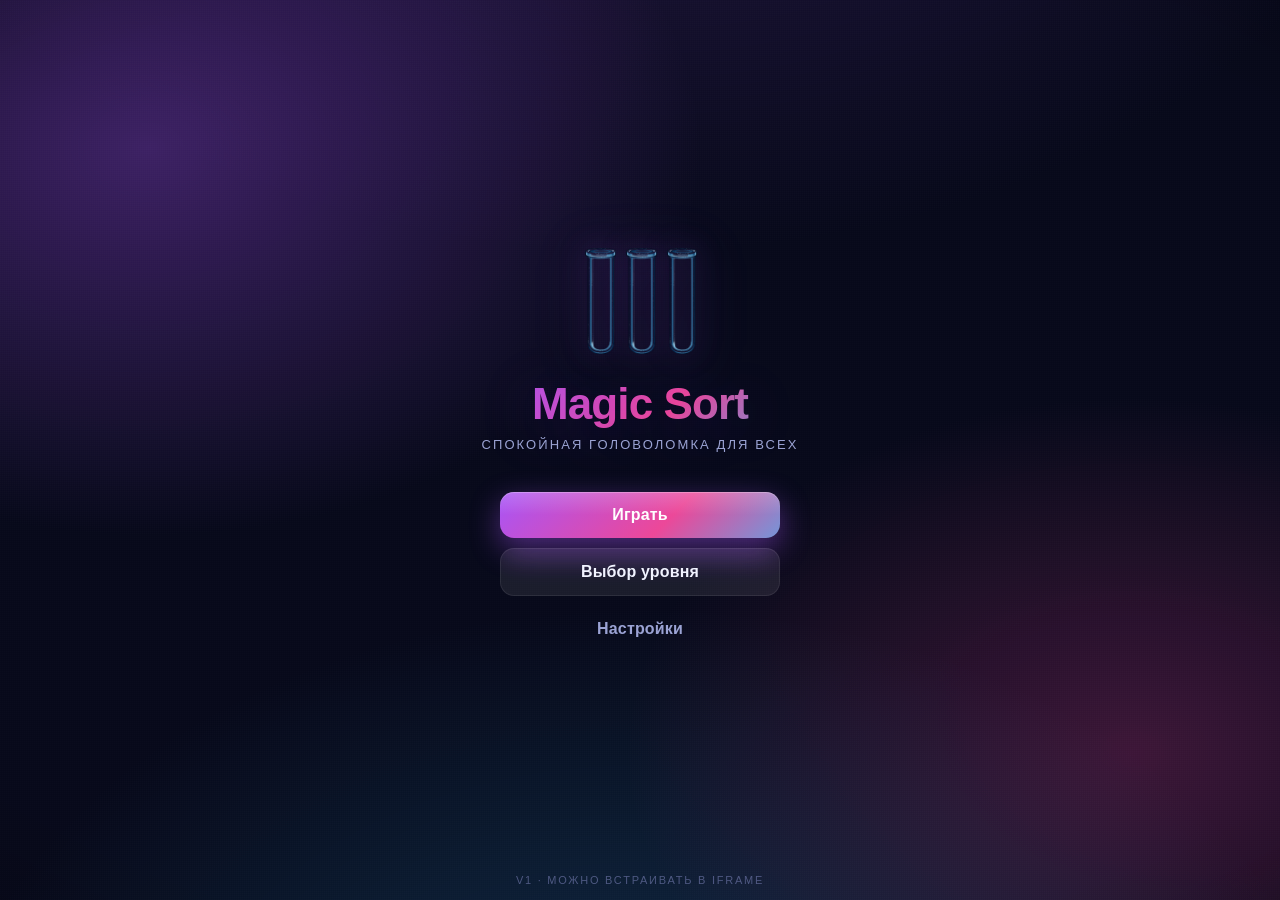
<file: index.html>
<!doctype html>
<html lang="ru">
<head>
  <meta charset="utf-8" />
  <meta
    name="viewport"
    content="width=device-width, initial-scale=1, viewport-fit=cover, user-scalable=no"
  />
  <meta name="theme-color" content="#0e1330" />
  <meta name="description" content="Magic Sort — головоломка с сортировкой цветов по колбам. Веб, для встраивания в iframe." />
  <title>Magic Sort — головоломка с сортировкой</title>
  <link rel="icon" href="data:image/svg+xml,%3Csvg xmlns='http://www.w3.org/2000/svg' viewBox='0 0 32 32'%3E%3Cdefs%3E%3ClinearGradient id='g' x1='0' x2='1' y1='0' y2='1'%3E%3Cstop offset='0' stop-color='%23a855f7'/%3E%3Cstop offset='1' stop-color='%23ec4899'/%3E%3C/linearGradient%3E%3C/defs%3E%3Crect rx='8' width='32' height='32' fill='url(%23g)'/%3E%3Cpath d='M9 8h4v16H9zM15 14h4v10h-4zM21 4h4v20h-4z' fill='%23fff'/%3E%3C/svg%3E" />
  <link rel="preload" as="image" href="assets/tube.png" />
  <link rel="stylesheet" href="styles.css" />
</head>
<body>
  <div id="app" class="app">
    <!-- Background decoration -->
    <div class="bg-grid" aria-hidden="true"></div>

    <!-- Top bar (visible inside game) -->
    <header class="topbar" data-screen-show="game">
      <button class="btn btn-icon" data-action="back" aria-label="Назад">
        <svg viewBox="0 0 24 24" width="22" height="22"><path fill="currentColor" d="M14 6l-6 6 6 6 1.4-1.4L10.8 12l4.6-4.6z"/></svg>
      </button>
      <div class="topbar-info">
        <div class="info-block">
          <span class="info-label">Уровень</span>
          <span id="level-num" class="info-value">1</span>
        </div>
        <div class="info-block">
          <span class="info-label">Ходы</span>
          <span id="moves" class="info-value">0</span>
          <span id="move-limit" class="info-sub"></span>
        </div>
      </div>
      <div class="topbar-actions">
        <button class="btn btn-icon" data-action="undo" aria-label="Отменить ход">
          <svg viewBox="0 0 24 24" width="22" height="22"><path fill="currentColor" d="M12 5V1L7 6l5 5V7c3.31 0 6 2.69 6 6s-2.69 6-6 6-6-2.69-6-6H4c0 4.42 3.58 8 8 8s8-3.58 8-8-3.58-8-8-8z"/></svg>
        </button>
        <button class="btn btn-icon" data-action="hint" aria-label="Подсказка">
          <svg viewBox="0 0 24 24" width="22" height="22"><path fill="currentColor" d="M9 21h6v-1H9v1zm3-19a7 7 0 0 0-4 12.7V18h8v-3.3A7 7 0 0 0 12 2z"/></svg>
        </button>
        <button class="btn btn-icon" data-action="restart" aria-label="Перезапуск">
          <svg viewBox="0 0 24 24" width="22" height="22"><path fill="currentColor" d="M17.65 6.35A8 8 0 1 0 19.73 14H17.7A6 6 0 1 1 12 6a6 6 0 0 1 4.22 1.78L13 11h7V4l-2.35 2.35z"/></svg>
        </button>
      </div>
    </header>

    <!-- MENU -->
    <section class="screen screen-menu" data-screen="menu">
      <div class="logo">
        <div class="logo-tubes" aria-hidden="true">
          <span class="logo-tube"><i style="--c:var(--c1)"></i><i style="--c:var(--c2)"></i><i style="--c:var(--c1)"></i></span>
          <span class="logo-tube"><i style="--c:var(--c3)"></i><i style="--c:var(--c4)"></i></span>
          <span class="logo-tube"><i style="--c:var(--c2)"></i></span>
        </div>
        <h1 class="logo-title">Magic Sort</h1>
        <p class="logo-sub">Спокойная головоломка для всех</p>
      </div>
      <div class="menu-actions">
        <button class="btn btn-primary" data-action="play">Играть</button>
        <button class="btn btn-secondary" data-action="levels">Выбор уровня</button>
        <button class="btn btn-ghost" data-action="settings">Настройки</button>
      </div>
      <footer class="footer-note">v1 · можно встраивать в iframe</footer>
    </section>

    <!-- LEVEL SELECT -->
    <section class="screen screen-levels" data-screen="levels" hidden>
      <div class="screen-header">
        <button class="btn btn-icon" data-action="back-to-menu" aria-label="Назад">
          <svg viewBox="0 0 24 24" width="22" height="22"><path fill="currentColor" d="M14 6l-6 6 6 6 1.4-1.4L10.8 12l4.6-4.6z"/></svg>
        </button>
        <h2>Выбор уровня</h2>
        <div></div>
      </div>
      <div id="levels-grid" class="levels-grid"></div>
    </section>

    <!-- GAME -->
    <section class="screen screen-game" data-screen="game" hidden>
      <div id="tubes" class="tubes"></div>
    </section>

    <!-- CONFETTI -->
    <div id="confetti" class="confetti" aria-hidden="true"></div>

    <!-- SETTINGS -->
    <section class="screen screen-settings" data-screen="settings" hidden>
      <div class="screen-header">
        <button class="btn btn-icon" data-action="back-to-menu" aria-label="Назад">
          <svg viewBox="0 0 24 24" width="22" height="22"><path fill="currentColor" d="M14 6l-6 6 6 6 1.4-1.4L10.8 12l4.6-4.6z"/></svg>
        </button>
        <h2>Настройки</h2>
        <div></div>
      </div>
      <div class="settings-list">
        <label class="setting-row">
          <span>Звук</span>
          <input type="checkbox" id="setting-sound" />
        </label>
        <label class="setting-row">
          <span>Вибрация (на мобильных)</span>
          <input type="checkbox" id="setting-vibrate" />
        </label>
        <label class="setting-row">
          <span>Тёмная тема</span>
          <input type="checkbox" id="setting-dark" checked />
        </label>
        <button class="btn btn-ghost btn-danger" data-action="reset-progress">Сбросить прогресс</button>
      </div>
    </section>

    <!-- WIN MODAL -->
    <div class="modal" data-modal="win" hidden>
      <div class="modal-card">
        <div class="modal-emoji">✨</div>
        <h3 class="modal-title">Уровень пройден!</h3>
        <div class="stars" id="win-stars">
          <span class="star"></span><span class="star"></span><span class="star"></span>
        </div>
        <div class="modal-stats">
          <div><span class="info-label">Ходы</span><span id="win-moves">0</span></div>
          <div><span class="info-label">Уровень</span><span id="win-level">1</span></div>
        </div>
        <div class="modal-actions">
          <button class="btn btn-secondary" data-action="back-to-menu">Меню</button>
          <button class="btn btn-primary" data-action="next-level">Следующий</button>
        </div>
      </div>
    </div>

    <!-- LOSE MODAL -->
    <div class="modal" data-modal="lose" hidden>
      <div class="modal-card">
        <div class="modal-emoji">⏳</div>
        <h3 class="modal-title">Ходы кончились</h3>
        <p class="modal-text">Не получилось собрать всё за лимит ходов. Попробуй ещё раз.</p>
        <div class="modal-actions">
          <button class="btn btn-secondary" data-action="back-to-menu">Меню</button>
          <button class="btn btn-primary" data-action="restart">Заново</button>
        </div>
      </div>
    </div>

    <!-- TOAST -->
    <div id="toast" class="toast" hidden></div>
  </div>

  <script src="js/storage.js"></script>
  <script src="js/levels.js"></script>
  <script src="js/state.js"></script>
  <script src="js/integration.js"></script>
  <script src="js/ui.js"></script>
  <script src="js/input.js"></script>
  <script src="js/main.js"></script>
</body>
</html>
</file>
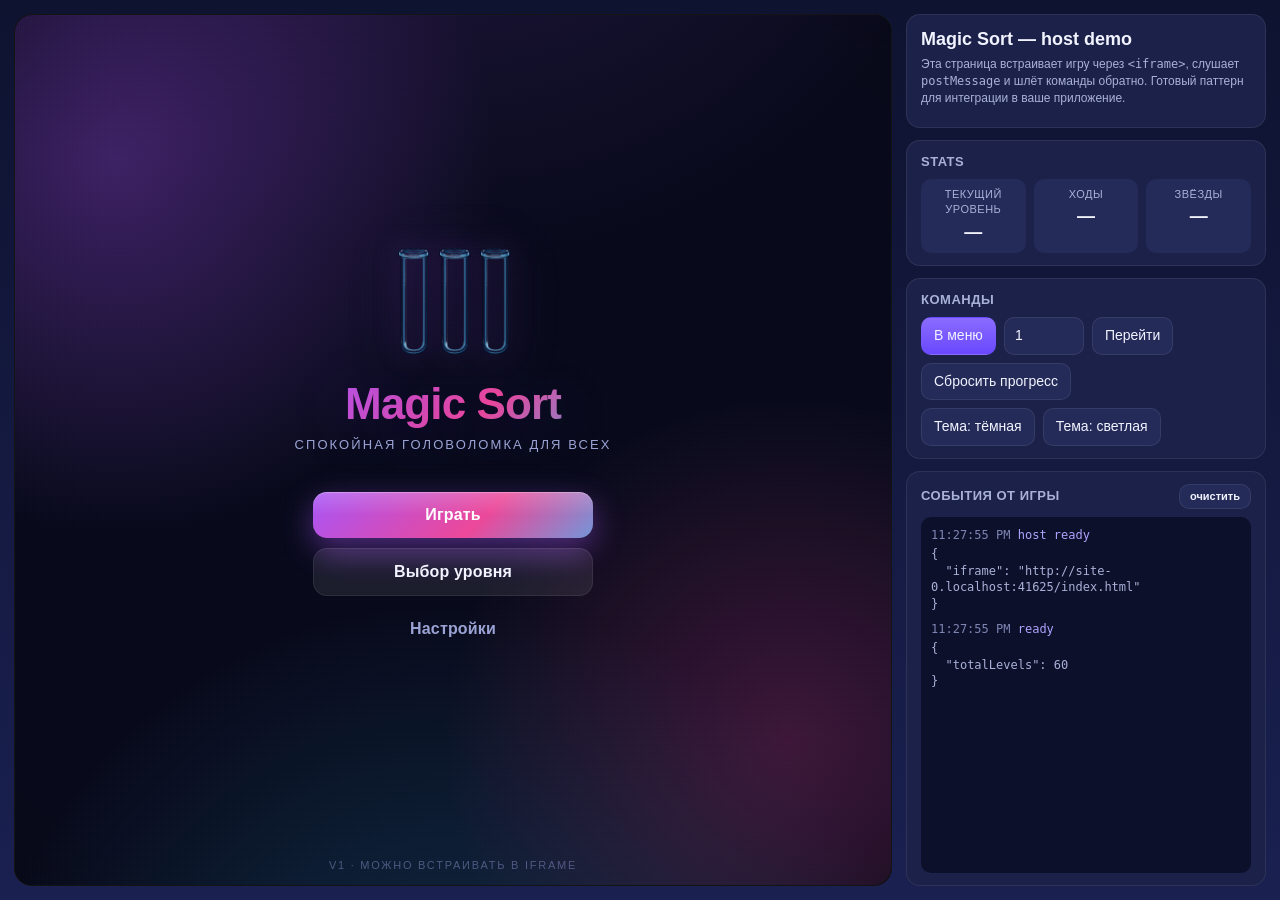
<file: demo-host.html>
<!doctype html>
<html lang="ru">
<head>
  <meta charset="utf-8" />
  <meta name="viewport" content="width=device-width, initial-scale=1" />
  <title>Magic Sort — пример встраивания</title>
  <style>
    :root {
      --bg: #0f1430;
      --panel: #1b2148;
      --panel-2: #242b58;
      --line: rgba(255, 255, 255, 0.08);
      --text: #f1f3ff;
      --dim: #aab1d8;
      --accent: #7c5cff;
      --good: #4ad991;
      --bad: #ff6373;
    }
    * { box-sizing: border-box; }
    html, body { margin: 0; height: 100%; }
    body {
      font: 14px/1.4 -apple-system, BlinkMacSystemFont, "Inter", "Segoe UI",
        Roboto, sans-serif;
      color: var(--text);
      background: linear-gradient(180deg, #0e1330, #1a2050);
      display: grid;
      grid-template-columns: minmax(0, 1fr) 360px;
      grid-template-rows: 1fr;
      gap: 14px;
      padding: 14px;
    }
    .game-wrap {
      background: #000;
      border-radius: 18px;
      overflow: hidden;
      border: 1px solid var(--line);
      min-height: 540px;
    }
    iframe {
      display: block;
      width: 100%;
      height: 100%;
      border: 0;
    }
    .side {
      display: flex;
      flex-direction: column;
      gap: 12px;
      min-height: 0;
    }
    .panel {
      background: var(--panel);
      border: 1px solid var(--line);
      border-radius: 14px;
      padding: 12px 14px;
    }
    .panel h3 {
      margin: 0 0 8px;
      font-size: 13px;
      font-weight: 600;
      color: var(--dim);
      letter-spacing: 0.5px;
      text-transform: uppercase;
    }
    .row {
      display: flex;
      gap: 8px;
      flex-wrap: wrap;
      align-items: center;
    }
    button, input {
      font: inherit;
      color: var(--text);
    }
    button {
      background: var(--panel-2);
      border: 1px solid var(--line);
      padding: 8px 12px;
      border-radius: 10px;
      cursor: pointer;
      transition: background 0.15s ease;
    }
    button:hover { background: #2c3470; }
    button.primary {
      background: linear-gradient(180deg, #8a6cff, #6a48ff);
      border-color: transparent;
    }
    input[type="number"] {
      background: var(--panel-2);
      border: 1px solid var(--line);
      border-radius: 10px;
      padding: 8px 10px;
      width: 80px;
    }
    .log {
      flex: 1;
      overflow: auto;
      background: #0c102a;
      border-radius: 10px;
      padding: 10px;
      font-family: ui-monospace, "JetBrains Mono", Consolas, monospace;
      font-size: 12px;
      color: var(--dim);
      min-height: 200px;
      max-height: 100%;
    }
    .log .ts { color: #7e85b3; }
    .log .ev { color: #b0a3ff; }
    .log .ev.good { color: var(--good); }
    .log .ev.bad { color: var(--bad); }
    .log pre {
      margin: 2px 0 8px;
      white-space: pre-wrap;
      word-break: break-word;
    }
    .stats {
      display: grid;
      grid-template-columns: 1fr 1fr 1fr;
      gap: 8px;
      text-align: center;
    }
    .stats > div {
      background: var(--panel-2);
      border-radius: 10px;
      padding: 8px;
    }
    .stats .lbl {
      font-size: 11px;
      color: var(--dim);
      text-transform: uppercase;
      letter-spacing: 0.5px;
    }
    .stats .val {
      font-size: 18px;
      font-weight: 700;
      margin-top: 2px;
    }
    h1 {
      margin: 0 0 4px;
      font-size: 18px;
    }
    .sub {
      color: var(--dim);
      font-size: 12px;
      margin: 0 0 8px;
    }
    @media (max-width: 760px) {
      body {
        grid-template-columns: 1fr;
        grid-template-rows: minmax(420px, 60vh) auto;
      }
      .side { max-height: none; }
    }
  </style>
</head>
<body>
  <div class="game-wrap">
    <iframe
      id="game"
      src="./index.html"
      title="Magic Sort"
      allow="autoplay; gyroscope; accelerometer; fullscreen"
    ></iframe>
  </div>

  <aside class="side">
    <div class="panel">
      <h1>Magic Sort — host demo</h1>
      <p class="sub">
        Эта страница встраивает игру через <code>&lt;iframe&gt;</code>,
        слушает <code>postMessage</code> и шлёт команды обратно. Готовый
        паттерн для интеграции в ваше приложение.
      </p>
    </div>

    <div class="panel">
      <h3>Stats</h3>
      <div class="stats">
        <div>
          <div class="lbl">Текущий уровень</div>
          <div class="val" id="stat-level">—</div>
        </div>
        <div>
          <div class="lbl">Ходы</div>
          <div class="val" id="stat-moves">—</div>
        </div>
        <div>
          <div class="lbl">Звёзды</div>
          <div class="val" id="stat-stars">—</div>
        </div>
      </div>
    </div>

    <div class="panel">
      <h3>Команды</h3>
      <div class="row">
        <button class="primary" data-cmd="showMenu">В меню</button>
        <input type="number" id="goto-level" min="1" max="60" value="1" />
        <button data-cmd="startLevel">Перейти</button>
        <button data-cmd="resetProgress">Сбросить прогресс</button>
      </div>
      <div class="row" style="margin-top: 8px">
        <button data-set='{"dark": true}'>Тема: тёмная</button>
        <button data-set='{"dark": false}'>Тема: светлая</button>
      </div>
    </div>

    <div class="panel" style="flex: 1; display: flex; flex-direction: column; min-height: 0;">
      <h3 style="display: flex; justify-content: space-between; align-items: center;">
        <span>События от игры</span>
        <button id="clear-log" style="padding: 4px 10px; font-size: 11px;">очистить</button>
      </h3>
      <div class="log" id="log"></div>
    </div>
  </aside>

  <script>
    (function () {
      "use strict";
      var NS = "magic-sort";
      var iframe = document.getElementById("game");
      var log = document.getElementById("log");
      var statLevel = document.getElementById("stat-level");
      var statMoves = document.getElementById("stat-moves");
      var statStars = document.getElementById("stat-stars");

      function send(type, payload) {
        try {
          iframe.contentWindow.postMessage(
            { target: NS, type: type, payload: payload || {} },
            "*",
          );
        } catch (e) {
          appendLog("error", { error: String(e) }, "bad");
        }
      }

      function appendLog(type, payload, cls) {
        var time = new Date().toLocaleTimeString();
        var entry = document.createElement("div");
        entry.innerHTML =
          '<span class="ts">' + time + '</span> ' +
          '<span class="ev ' + (cls || "") + '">' + type + '</span>';
        var pre = document.createElement("pre");
        pre.textContent = JSON.stringify(payload || {}, null, 2);
        entry.appendChild(pre);
        log.appendChild(entry);
        log.scrollTop = log.scrollHeight;
      }

      window.addEventListener("message", function (e) {
        var data = e && e.data;
        if (!data || data.source !== NS) return;
        var cls = "";
        if (data.type === "levelComplete") cls = "good";
        else if (data.type === "levelFail") cls = "bad";
        appendLog(data.type, data.payload, cls);

        if (data.type === "levelStart") {
          statLevel.textContent = data.payload.id;
          statMoves.textContent = "0";
          statStars.textContent = "—";
        } else if (data.type === "move") {
          statMoves.textContent = data.payload.moves;
        } else if (data.type === "levelComplete") {
          statStars.textContent = "★".repeat(data.payload.stars || 0);
        }
      });

      document.body.addEventListener("click", function (e) {
        var t = e.target.closest("[data-cmd]");
        if (t) {
          var cmd = t.dataset.cmd;
          var payload = {};
          if (cmd === "startLevel") {
            payload = { id: Number(document.getElementById("goto-level").value) || 1 };
          }
          send(cmd, payload);
          appendLog("→ " + cmd, payload);
          return;
        }
        var s = e.target.closest("[data-set]");
        if (s) {
          var p = JSON.parse(s.dataset.set);
          send("setSettings", p);
          appendLog("→ setSettings", p);
        }
      });

      document.getElementById("clear-log").addEventListener("click", function () {
        log.innerHTML = "";
      });

      appendLog("host ready", { iframe: iframe.src });
    })();
  </script>
</body>
</html>
</file>
<file: styles.css>
/* === Reset / base === */
*,
*::before,
*::after {
  box-sizing: border-box;
}

html,
body {
  margin: 0;
  padding: 0;
  height: 100%;
  -webkit-tap-highlight-color: transparent;
  user-select: none;
  -webkit-user-select: none;
  touch-action: manipulation;
}

body {
  font-family: "Inter", -apple-system, BlinkMacSystemFont, "Segoe UI", Roboto,
    "Helvetica Neue", Arial, sans-serif;
  color: var(--text);
  background: var(--bg-1);
  overflow: hidden;
  letter-spacing: -0.01em;
}

button {
  font: inherit;
  color: inherit;
  background: none;
  border: 0;
  cursor: pointer;
  padding: 0;
}

/* === Design tokens === */
:root {
  /* Surface scale (deep dark) */
  --bg-0: #04050f;
  --bg-1: #07091a;
  --bg-2: #0c102b;
  --bg-3: #131744;

  /* Frosted surfaces */
  --surface: rgba(255, 255, 255, 0.04);
  --surface-2: rgba(255, 255, 255, 0.08);
  --surface-3: rgba(255, 255, 255, 0.12);
  --hairline: rgba(255, 255, 255, 0.08);

  /* Text */
  --text: #f1f3ff;
  --text-dim: #9ba3d4;
  --text-faint: #6a72a3;

  /* Neon accents */
  --neon-1: #a855f7; /* violet */
  --neon-2: #ec4899; /* pink */
  --neon-3: #38bdf8; /* cyan */
  --neon-4: #f5c451; /* gold */
  --neon-ok: #34d399; /* emerald */
  --neon-bad: #ff5474; /* red */

  --accent: var(--neon-1);
  --accent-grad: linear-gradient(135deg, #a855f7 0%, #ec4899 60%, #38bdf8 120%);
  --gold-grad: linear-gradient(180deg, #ffe39a, #f5c451 60%, #c8852a);

  /* Tube + ball palette (vibrant, slightly desaturated for glass feel) */
  --c1: #ff5b6b;  --g1: rgba(255, 91, 107, 0.55);
  --c2: #ffb946;  --g2: rgba(255, 185, 70, 0.55);
  --c3: #ffe066;  --g3: rgba(255, 224, 102, 0.55);
  --c4: #34d399;  --g4: rgba(52, 211, 153, 0.55);
  --c5: #38bdf8;  --g5: rgba(56, 189, 248, 0.55);
  --c6: #818cf8;  --g6: rgba(129, 140, 248, 0.55);
  --c7: #a855f7;  --g7: rgba(168, 85, 247, 0.55);
  --c8: #ec4899;  --g8: rgba(236, 72, 153, 0.55);
  --c9: #f97373;  --g9: rgba(249, 115, 115, 0.55);
  --c10: #93c5fd; --g10: rgba(147, 197, 253, 0.55);

  /* Shadows */
  --shadow-soft: 0 6px 18px rgba(0, 0, 0, 0.32);
  --shadow-mid: 0 12px 36px rgba(0, 0, 0, 0.45);
  --shadow-card: 0 24px 60px rgba(0, 0, 0, 0.5);

  /* Tube asset */
  --tube-asset: url("assets/tube.png");
  --tube-aspect: 130 / 448; /* matches asset (tall test-tube w/ rounded base) */
  /* Inset for the inner glass area where balls live.
     Painted glass body of the new tube sits inside a thin outline (~12%
     L/R) and has a clear rim region at the top + rounded base at the
     bottom; pads keep balls comfortably inside. */
  --tube-pad-left: 14%;
  --tube-pad-right: 14%;
  --tube-pad-top: 13%;
  --tube-pad-bottom: 13%;

  /* Star icon mask */
  --star-mask:
    url("data:image/svg+xml;utf8,<svg xmlns='http://www.w3.org/2000/svg' viewBox='0 0 24 24'><path d='M12 2l2.9 6.9L22 10l-5.5 4.8L18 22l-6-3.5L6 22l1.5-7.2L2 10l7.1-1.1z'/></svg>")
      center / contain no-repeat;
}

body.theme-light {
  --bg-0: #eef0fa;
  --bg-1: #f5f7fc;
  --bg-2: #e6e9f5;
  --bg-3: #d8ddef;
  --surface: rgba(0, 0, 0, 0.04);
  --surface-2: rgba(0, 0, 0, 0.08);
  --surface-3: rgba(0, 0, 0, 0.12);
  --hairline: rgba(0, 0, 0, 0.1);
  --text: #1c2240;
  --text-dim: #5a6088;
  --text-faint: #8c92b3;
}

/* === App layout === */
.app {
  position: relative;
  width: 100%;
  height: 100vh;
  height: 100dvh;
  display: flex;
  flex-direction: column;
  overflow: hidden;
  isolation: isolate;
}

/* Animated mesh background — very subtle, slow */
.bg-grid {
  position: absolute;
  inset: -10%;
  pointer-events: none;
  z-index: 0;
  background:
    radial-gradient(60% 60% at 18% 22%, rgba(168, 85, 247, 0.32), transparent 60%),
    radial-gradient(55% 55% at 82% 78%, rgba(236, 72, 153, 0.22), transparent 60%),
    radial-gradient(70% 70% at 50% 110%, rgba(56, 189, 248, 0.20), transparent 65%),
    radial-gradient(80% 80% at 50% -20%, rgba(168, 85, 247, 0.18), transparent 65%);
  filter: saturate(1.1);
  animation: bgDrift 24s ease-in-out infinite alternate;
}

.bg-grid::after {
  content: "";
  position: absolute;
  inset: 0;
  background-image:
    repeating-linear-gradient(
      0deg,
      rgba(255, 255, 255, 0.012) 0px,
      rgba(255, 255, 255, 0.012) 1px,
      transparent 1px,
      transparent 2px
    ),
    repeating-linear-gradient(
      90deg,
      rgba(255, 255, 255, 0.012) 0px,
      rgba(255, 255, 255, 0.012) 1px,
      transparent 1px,
      transparent 2px
    );
  mix-blend-mode: overlay;
  opacity: 0.6;
  pointer-events: none;
}

@keyframes bgDrift {
  0% {
    transform: translate3d(-2%, -1%, 0) scale(1);
  }
  100% {
    transform: translate3d(2%, 1%, 0) scale(1.04);
  }
}

/* Vignette */
.app::before {
  content: "";
  position: absolute;
  inset: 0;
  pointer-events: none;
  z-index: 0;
  background:
    radial-gradient(120% 100% at 50% 50%, transparent 55%, rgba(0, 0, 0, 0.45) 100%);
}

.screen {
  position: absolute;
  inset: 0;
  display: flex;
  flex-direction: column;
  align-items: center;
  justify-content: center;
  padding: 16px;
  padding-top: max(16px, env(safe-area-inset-top));
  padding-bottom: max(16px, env(safe-area-inset-bottom));
  z-index: 1;
  animation: screenIn 0.42s cubic-bezier(0.2, 0.9, 0.25, 1) both;
}

.screen[hidden] {
  display: none !important;
}

@keyframes screenIn {
  from {
    opacity: 0;
    transform: translateY(10px) scale(0.992);
    filter: blur(6px);
  }
  to {
    opacity: 1;
    transform: none;
    filter: blur(0);
  }
}

.screen-header {
  width: 100%;
  max-width: 720px;
  display: grid;
  grid-template-columns: 44px 1fr 44px;
  align-items: center;
  margin-bottom: 18px;
}

.screen-header h2 {
  margin: 0;
  text-align: center;
  font-size: 16px;
  letter-spacing: 0.18em;
  text-transform: uppercase;
  color: var(--text-dim);
  font-weight: 600;
}

/* === Top bar (game) === */
.topbar {
  position: relative;
  z-index: 2;
  display: none;
  align-items: center;
  gap: 12px;
  width: 100%;
  padding: 14px 16px 10px;
  padding-top: max(14px, env(safe-area-inset-top));
  background: linear-gradient(
    180deg,
    rgba(7, 9, 26, 0.7),
    rgba(7, 9, 26, 0)
  );
  backdrop-filter: blur(10px) saturate(140%);
  -webkit-backdrop-filter: blur(10px) saturate(140%);
}

.app[data-screen="game"] .topbar {
  display: flex;
}

.topbar-info {
  flex: 1;
  display: flex;
  justify-content: center;
  gap: 32px;
}

.topbar-actions {
  display: flex;
  gap: 8px;
}

.info-block {
  display: flex;
  flex-direction: column;
  align-items: center;
  line-height: 1;
  gap: 4px;
}

.info-label {
  font-size: 10px;
  color: var(--text-faint);
  text-transform: uppercase;
  letter-spacing: 0.18em;
  font-weight: 600;
}

.info-value {
  font-size: 22px;
  font-weight: 700;
  letter-spacing: -0.02em;
  font-variant-numeric: tabular-nums;
  background: linear-gradient(180deg, #fff, #c8c2ff);
  -webkit-background-clip: text;
  background-clip: text;
  color: transparent;
}

.info-sub {
  font-size: 11px;
  color: var(--text-faint);
  font-variant-numeric: tabular-nums;
}

/* === Buttons === */
.btn {
  position: relative;
  display: inline-flex;
  align-items: center;
  justify-content: center;
  gap: 8px;
  border-radius: 14px;
  padding: 13px 22px;
  font-weight: 600;
  font-size: 15px;
  letter-spacing: 0.01em;
  transition:
    transform 0.16s cubic-bezier(0.2, 0.9, 0.3, 1.1),
    background 0.2s ease,
    box-shadow 0.25s ease,
    opacity 0.2s ease,
    color 0.2s ease;
  white-space: nowrap;
  overflow: hidden;
}

.btn:hover:not(:disabled) {
  transform: translateY(-2px);
}

.btn:active {
  transform: translateY(1px) scale(0.98);
}

.btn:disabled {
  opacity: 0.45;
  cursor: not-allowed;
}

/* Click ripple */
.btn .ripple {
  position: absolute;
  border-radius: 50%;
  transform: scale(0);
  background: rgba(255, 255, 255, 0.4);
  pointer-events: none;
  animation: rippleOut 0.55s cubic-bezier(0.25, 0.8, 0.4, 1) forwards;
}

@keyframes rippleOut {
  to {
    transform: scale(2.2);
    opacity: 0;
  }
}

.btn-primary {
  background: var(--accent-grad);
  color: #fff;
  box-shadow:
    0 10px 30px rgba(168, 85, 247, 0.45),
    inset 0 1px 0 rgba(255, 255, 255, 0.25);
}

.btn-primary::after {
  content: "";
  position: absolute;
  inset: 0;
  background: linear-gradient(180deg, rgba(255, 255, 255, 0.18), transparent 50%);
  pointer-events: none;
}

.btn-primary:hover:not(:disabled) {
  filter: brightness(1.1) saturate(1.1);
  box-shadow:
    0 16px 40px rgba(168, 85, 247, 0.55),
    inset 0 1px 0 rgba(255, 255, 255, 0.3);
}

.btn-secondary {
  background: var(--surface-2);
  color: var(--text);
  border: 1px solid var(--hairline);
  backdrop-filter: blur(10px);
  -webkit-backdrop-filter: blur(10px);
}

.btn-secondary:hover:not(:disabled) {
  background: var(--surface-3);
  border-color: rgba(168, 85, 247, 0.3);
  box-shadow: 0 0 0 4px rgba(168, 85, 247, 0.08);
}

.btn-ghost {
  background: transparent;
  color: var(--text-dim);
}

.btn-ghost:hover {
  color: var(--text);
}

.btn-danger {
  color: var(--neon-bad);
}

.btn-icon {
  width: 44px;
  height: 44px;
  border-radius: 12px;
  background: var(--surface);
  border: 1px solid var(--hairline);
  color: var(--text);
  padding: 0;
  display: inline-flex;
  align-items: center;
  justify-content: center;
  backdrop-filter: blur(10px);
  -webkit-backdrop-filter: blur(10px);
}

.btn-icon:hover {
  background: var(--surface-2);
  border-color: rgba(168, 85, 247, 0.35);
  box-shadow: 0 0 16px rgba(168, 85, 247, 0.15);
}

/* === Menu screen === */
.logo {
  text-align: center;
  margin-bottom: 40px;
  animation: logoFloat 0.7s cubic-bezier(0.2, 0.9, 0.25, 1) both;
}

.logo-tubes {
  display: inline-flex;
  gap: 10px;
  margin-bottom: 16px;
  filter: drop-shadow(0 8px 26px rgba(168, 85, 247, 0.35));
}

.logo-tube {
  position: relative;
  width: 30px;
  aspect-ratio: var(--tube-aspect);
  background-image: var(--tube-asset);
  background-size: 100% 100%;
  background-repeat: no-repeat;
  display: flex;
  flex-direction: column-reverse;
  padding: var(--tube-pad-top) var(--tube-pad-right) var(--tube-pad-bottom) var(--tube-pad-left);
  gap: 2px;
  filter: drop-shadow(0 0 14px rgba(168, 85, 247, 0.25));
  animation: tubeBob 3.2s ease-in-out infinite;
}

.logo-tube:nth-child(2) {
  animation-delay: 0.4s;
}
.logo-tube:nth-child(3) {
  animation-delay: 0.8s;
}

.logo-tube i {
  display: block;
  flex: 1 1 0;
  border-radius: 4px;
  background: var(--c, var(--accent));
  box-shadow: inset 0 -2px 0 rgba(0, 0, 0, 0.18);
}

@keyframes tubeBob {
  0%, 100% {
    transform: translateY(0);
  }
  50% {
    transform: translateY(-4px);
  }
}

@keyframes logoFloat {
  from {
    opacity: 0;
    transform: translateY(16px);
    filter: blur(8px);
  }
  to {
    opacity: 1;
    transform: none;
    filter: blur(0);
  }
}

.logo-title {
  font-size: 44px;
  margin: 8px 0 0;
  letter-spacing: -0.02em;
  font-weight: 800;
  background: var(--accent-grad);
  -webkit-background-clip: text;
  background-clip: text;
  color: transparent;
  text-shadow: 0 8px 60px rgba(168, 85, 247, 0.3);
}

.logo-sub {
  margin: 8px 0 0;
  color: var(--text-dim);
  font-size: 13px;
  letter-spacing: 0.16em;
  text-transform: uppercase;
  font-weight: 500;
}

.menu-actions {
  display: flex;
  flex-direction: column;
  gap: 10px;
  width: min(280px, 80vw);
  animation: menuRise 0.6s cubic-bezier(0.2, 0.9, 0.25, 1) both;
  animation-delay: 0.18s;
}

.menu-actions .btn {
  width: 100%;
  padding: 14px 20px;
  font-size: 16px;
}

@keyframes menuRise {
  from {
    opacity: 0;
    transform: translateY(20px);
  }
  to {
    opacity: 1;
    transform: none;
  }
}

.footer-note {
  position: absolute;
  bottom: max(14px, env(safe-area-inset-bottom));
  font-size: 11px;
  color: var(--text-faint);
  letter-spacing: 0.16em;
  text-transform: uppercase;
  font-weight: 500;
  opacity: 0.7;
}

/* === Levels screen === */
.levels-grid {
  width: 100%;
  max-width: 720px;
  display: grid;
  grid-template-columns: repeat(auto-fill, minmax(76px, 1fr));
  gap: 12px;
  padding: 4px 4px 100px;
  overflow-y: auto;
}

.level-cell {
  position: relative;
  aspect-ratio: 1 / 1;
  border-radius: 16px;
  background: var(--surface);
  border: 1px solid var(--hairline);
  display: flex;
  flex-direction: column;
  align-items: center;
  justify-content: center;
  font-weight: 700;
  font-size: 19px;
  letter-spacing: -0.02em;
  color: var(--text);
  cursor: pointer;
  backdrop-filter: blur(10px);
  -webkit-backdrop-filter: blur(10px);
  transition:
    transform 0.18s cubic-bezier(0.2, 0.9, 0.3, 1.1),
    background 0.22s ease,
    box-shadow 0.25s ease,
    border-color 0.22s ease;
  overflow: hidden;
  opacity: 0;
  transform: translateY(8px);
  animation: cellIn 0.45s cubic-bezier(0.2, 0.9, 0.25, 1) forwards;
  animation-delay: var(--d, 0ms);
}

@keyframes cellIn {
  to {
    opacity: 1;
    transform: none;
  }
}

.level-cell::before {
  content: "";
  position: absolute;
  inset: 0;
  background: linear-gradient(135deg, rgba(168, 85, 247, 0), rgba(168, 85, 247, 0));
  pointer-events: none;
  transition: background 0.25s ease;
}

.level-cell:hover {
  background: var(--surface-2);
  border-color: rgba(168, 85, 247, 0.32);
  transform: translateY(-2px);
  box-shadow: 0 14px 32px rgba(0, 0, 0, 0.35);
}

.level-cell:hover::before {
  background: linear-gradient(135deg, rgba(168, 85, 247, 0.12), rgba(56, 189, 248, 0.06));
}

.level-cell:active {
  transform: scale(0.96);
}

.level-cell.locked {
  color: var(--text-faint);
  cursor: not-allowed;
  background: rgba(255, 255, 255, 0.02);
  border-color: rgba(255, 255, 255, 0.04);
}

.level-cell.locked:hover {
  transform: none;
  box-shadow: none;
}

.level-cell.locked::after {
  content: "";
  position: absolute;
  width: 14px;
  height: 14px;
  bottom: 8px;
  right: 8px;
  background: var(--text-faint);
  -webkit-mask: url("data:image/svg+xml;utf8,<svg xmlns='http://www.w3.org/2000/svg' viewBox='0 0 24 24'><path d='M12 1a5 5 0 0 0-5 5v3H5v13h14V9h-2V6a5 5 0 0 0-5-5zm0 2a3 3 0 0 1 3 3v3H9V6a3 3 0 0 1 3-3z'/></svg>")
      center / contain no-repeat;
  mask: url("data:image/svg+xml;utf8,<svg xmlns='http://www.w3.org/2000/svg' viewBox='0 0 24 24'><path d='M12 1a5 5 0 0 0-5 5v3H5v13h14V9h-2V6a5 5 0 0 0-5-5zm0 2a3 3 0 0 1 3 3v3H9V6a3 3 0 0 1 3-3z'/></svg>")
      center / contain no-repeat;
  opacity: 0.7;
}

.level-cell.completed {
  background: linear-gradient(135deg, rgba(168, 85, 247, 0.85), rgba(236, 72, 153, 0.7));
  color: #fff;
  border-color: rgba(255, 255, 255, 0.18);
  box-shadow:
    0 12px 30px rgba(168, 85, 247, 0.35),
    inset 0 1px 0 rgba(255, 255, 255, 0.2);
}

.level-cell.completed:hover {
  filter: brightness(1.1);
}

.level-cell .stars {
  position: absolute;
  bottom: 6px;
  left: 0;
  right: 0;
  display: flex;
  justify-content: center;
  gap: 3px;
}

.level-cell .stars .star {
  width: 9px;
  height: 9px;
  background: rgba(255, 255, 255, 0.3);
  -webkit-mask: var(--star-mask);
  mask: var(--star-mask);
}

.level-cell .stars .star.on {
  background: var(--gold-grad);
  filter: drop-shadow(0 0 4px rgba(245, 196, 81, 0.7));
}

/* === Game screen === */
.screen-game {
  padding: 0;
  justify-content: flex-start;
}

.tubes {
  flex: 1;
  width: 100%;
  display: flex;
  flex-wrap: wrap;
  align-items: center;
  align-content: center;
  justify-content: center;
  gap: clamp(10px, 2.4vw, 22px);
  padding: 16px;
  padding-bottom: max(24px, env(safe-area-inset-bottom));
  overflow: hidden;
  perspective: 1200px;
}

/* Tube container holds the balls underneath and an absolute .tube-glass
   overlay on top that paints the artwork (outline + glass highlights) over
   the balls so they look like they're physically inside the glass. */
.tube {
  --slot: clamp(28px, 7vw, 46px);
  --tube-w: calc(var(--slot) / 0.74);
  position: relative;
  width: var(--tube-w);
  aspect-ratio: var(--tube-aspect);
  cursor: pointer;
  filter: drop-shadow(0 10px 22px rgba(0, 0, 0, 0.55));
  transition:
    transform 0.28s cubic-bezier(0.2, 0.9, 0.3, 1.1),
    filter 0.32s ease;
  opacity: 0;
  transform: translateY(14px);
  animation: tubeAppear 0.5s cubic-bezier(0.2, 0.9, 0.25, 1) forwards;
  animation-delay: var(--d, 0ms);
}

/* Tube glass artwork — sits ABOVE the balls, has a fully transparent interior
   in the PNG so balls show through; only outline + highlights overlay them. */
.tube-glass {
  position: absolute;
  inset: 0;
  background-image: var(--tube-asset);
  background-size: 100% 100%;
  background-repeat: no-repeat;
  pointer-events: none;
}

.tube:hover {
  transform: translateY(-3px);
  filter:
    drop-shadow(0 14px 28px rgba(0, 0, 0, 0.55))
    drop-shadow(0 0 12px rgba(168, 85, 247, 0.18));
}

@keyframes tubeAppear {
  from {
    opacity: 0;
    transform: translateY(20px) scale(0.96);
  }
  to {
    opacity: 1;
    transform: none;
  }
}

.tube-balls {
  position: absolute;
  left: var(--tube-pad-left);
  right: var(--tube-pad-right);
  top: var(--tube-pad-top);
  bottom: var(--tube-pad-bottom);
  display: flex;
  flex-direction: column-reverse;
  gap: 1px;
  overflow: hidden; /* belt + braces: never let a ball poke outside the glass */
}

.tube.selected {
  transform: translateY(-12px);
  filter:
    drop-shadow(0 18px 28px rgba(0, 0, 0, 0.55))
    drop-shadow(0 0 14px rgba(168, 85, 247, 0.65))
    drop-shadow(0 0 24px rgba(168, 85, 247, 0.4));
  animation:
    tubeAppear 0.5s cubic-bezier(0.2, 0.9, 0.25, 1) forwards,
    tubeBreathe 2.6s ease-in-out 0.5s infinite;
}

@keyframes tubeBreathe {
  0%, 100% {
    filter:
      drop-shadow(0 18px 28px rgba(0, 0, 0, 0.55))
      drop-shadow(0 0 14px rgba(168, 85, 247, 0.55))
      drop-shadow(0 0 22px rgba(168, 85, 247, 0.32));
  }
  50% {
    filter:
      drop-shadow(0 22px 34px rgba(0, 0, 0, 0.55))
      drop-shadow(0 0 18px rgba(168, 85, 247, 0.85))
      drop-shadow(0 0 32px rgba(168, 85, 247, 0.5));
  }
}

.tube.target-ok {
  filter:
    drop-shadow(0 14px 26px rgba(0, 0, 0, 0.5))
    drop-shadow(0 0 14px rgba(52, 211, 153, 0.55))
    drop-shadow(0 0 26px rgba(52, 211, 153, 0.32));
}

.tube.target-bad {
  animation:
    tubeAppear 0.5s cubic-bezier(0.2, 0.9, 0.25, 1) forwards,
    shakeMulti 0.42s linear;
  filter:
    drop-shadow(0 14px 26px rgba(0, 0, 0, 0.5))
    drop-shadow(0 0 12px rgba(255, 84, 116, 0.6))
    drop-shadow(0 0 24px rgba(255, 84, 116, 0.35));
}

@keyframes shakeMulti {
  0%, 100% { transform: translate(0, 0); }
  10% { transform: translate(-6px, 1px) rotate(-1.2deg); }
  22% { transform: translate(5px, -1px) rotate(1deg); }
  34% { transform: translate(-4px, 2px) rotate(-0.8deg); }
  46% { transform: translate(4px, -1px) rotate(0.6deg); }
  58% { transform: translate(-3px, 1px) rotate(-0.5deg); }
  70% { transform: translate(2px, -1px) rotate(0.3deg); }
  82% { transform: translate(-1px, 0) rotate(-0.2deg); }
}

.tube.completed {
  filter:
    drop-shadow(0 14px 26px rgba(0, 0, 0, 0.5))
    drop-shadow(0 0 14px rgba(245, 196, 81, 0.55))
    drop-shadow(0 0 28px rgba(245, 196, 81, 0.32));
  animation:
    tubeAppear 0.5s cubic-bezier(0.2, 0.9, 0.25, 1) forwards,
    completionShimmer 2.2s ease-in-out infinite;
}

@keyframes completionShimmer {
  0%, 100% {
    filter:
      drop-shadow(0 14px 26px rgba(0, 0, 0, 0.5))
      drop-shadow(0 0 12px rgba(245, 196, 81, 0.45))
      drop-shadow(0 0 22px rgba(245, 196, 81, 0.25));
  }
  50% {
    filter:
      drop-shadow(0 18px 32px rgba(0, 0, 0, 0.55))
      drop-shadow(0 0 18px rgba(245, 196, 81, 0.7))
      drop-shadow(0 0 32px rgba(245, 196, 81, 0.4));
  }
}

/* Completion burst — expanding ring */
.tube .burst {
  position: absolute;
  left: 50%;
  top: 50%;
  width: 8px;
  height: 8px;
  border-radius: 50%;
  background: transparent;
  border: 2px solid rgba(245, 196, 81, 0.9);
  pointer-events: none;
  transform: translate(-50%, -50%) scale(1);
  animation: burstRing 0.7s cubic-bezier(0.2, 0.9, 0.3, 1) forwards;
  z-index: 5;
}

@keyframes burstRing {
  0% {
    transform: translate(-50%, -50%) scale(0.4);
    opacity: 0.95;
    border-width: 4px;
  }
  100% {
    transform: translate(-50%, -50%) scale(8);
    opacity: 0;
    border-width: 1px;
  }
}

.tube.locked::after {
  content: "";
  position: absolute;
  top: -22px;
  left: 50%;
  width: 18px;
  height: 18px;
  background: var(--text-dim);
  -webkit-mask: url("data:image/svg+xml;utf8,<svg xmlns='http://www.w3.org/2000/svg' viewBox='0 0 24 24'><path d='M12 1a5 5 0 0 0-5 5v3H5v13h14V9h-2V6a5 5 0 0 0-5-5zm0 2a3 3 0 0 1 3 3v3H9V6a3 3 0 0 1 3-3z'/></svg>")
      center / contain no-repeat;
  mask: url("data:image/svg+xml;utf8,<svg xmlns='http://www.w3.org/2000/svg' viewBox='0 0 24 24'><path d='M12 1a5 5 0 0 0-5 5v3H5v13h14V9h-2V6a5 5 0 0 0-5-5zm0 2a3 3 0 0 1 3 3v3H9V6a3 3 0 0 1 3-3z'/></svg>")
      center / contain no-repeat;
  transform: translateX(-50%);
}

.tube.locked {
  filter: drop-shadow(0 8px 18px rgba(0, 0, 0, 0.5)) saturate(0.45) brightness(0.75);
}

/* Ball — radial gradient + neon-tinted shadow.
   Each ball is exactly 1/capacity of the inner glass height (minus gap). */
.ball {
  flex: 0 0 calc((100% - (var(--cap, 4) - 1) * 1px) / var(--cap, 4));
  width: 100%;
  border-radius: 6px 6px 8px 8px;
  background:
    radial-gradient(
      ellipse 70% 60% at 30% 26%,
      rgba(255, 255, 255, 0.65),
      rgba(255, 255, 255, 0) 60%
    ),
    radial-gradient(
      ellipse 80% 80% at 70% 110%,
      rgba(0, 0, 0, 0.3),
      rgba(0, 0, 0, 0) 65%
    ),
    var(--ball-color, var(--c1));
  position: relative;
  box-shadow:
    inset 0 -3px 0 rgba(0, 0, 0, 0.22),
    inset 0 1px 0 rgba(255, 255, 255, 0.18),
    0 0 10px var(--ball-glow, rgba(168, 85, 247, 0.35));
  transition: transform 0.22s cubic-bezier(0.2, 0.9, 0.3, 1.1);
  transform-origin: center bottom;
  animation: ballLand 0.32s cubic-bezier(0.2, 1.4, 0.3, 1) both;
}

@keyframes ballLand {
  0% {
    transform: translateY(-6px) scaleY(1.08);
    opacity: 0.85;
  }
  60% {
    transform: translateY(0) scaleY(0.88);
  }
  100% {
    transform: none;
    opacity: 1;
  }
}

.ball.no-anim {
  animation: none;
}

.ball.hidden-ball {
  background: repeating-linear-gradient(
      45deg,
      rgba(255, 255, 255, 0.18) 0,
      rgba(255, 255, 255, 0.18) 6px,
      rgba(255, 255, 255, 0.06) 6px,
      rgba(255, 255, 255, 0.06) 12px
    ),
    rgba(255, 255, 255, 0.04);
  box-shadow:
    inset 0 -3px 0 rgba(0, 0, 0, 0.18),
    inset 0 1px 0 rgba(255, 255, 255, 0.1);
}

.ball.hidden-ball::after {
  content: "?";
  position: absolute;
  inset: 0;
  display: grid;
  place-items: center;
  font-weight: 800;
  font-size: 12px;
  color: var(--text-dim);
  text-shadow: 0 1px 2px rgba(0, 0, 0, 0.4);
}

.ball.lifted {
  transform: translateY(-10px);
  box-shadow:
    inset 0 -3px 0 rgba(0, 0, 0, 0.22),
    inset 0 1px 0 rgba(255, 255, 255, 0.18),
    0 0 14px var(--ball-glow, rgba(168, 85, 247, 0.55)),
    0 8px 16px rgba(0, 0, 0, 0.45);
}

.ball.invisible {
  opacity: 0;
}

/* Flying ball used during move animations */
.flying-ball {
  position: fixed;
  z-index: 50;
  pointer-events: none;
  border-radius: 6px 6px 8px 8px;
  background:
    radial-gradient(
      ellipse 70% 60% at 30% 26%,
      rgba(255, 255, 255, 0.65),
      rgba(255, 255, 255, 0) 60%
    ),
    radial-gradient(
      ellipse 80% 80% at 70% 110%,
      rgba(0, 0, 0, 0.3),
      rgba(0, 0, 0, 0) 65%
    ),
    var(--ball-color, var(--c1));
  box-shadow:
    inset 0 -3px 0 rgba(0, 0, 0, 0.22),
    inset 0 1px 0 rgba(255, 255, 255, 0.18),
    0 6px 22px rgba(0, 0, 0, 0.5),
    0 0 18px var(--ball-glow, rgba(168, 85, 247, 0.55));
  will-change: transform;
}

/* Confetti container & particles */
.confetti {
  position: absolute;
  inset: 0;
  pointer-events: none;
  overflow: hidden;
  z-index: 40;
}

.confetti i {
  position: absolute;
  top: -10px;
  width: 8px;
  height: 14px;
  border-radius: 2px;
  opacity: 0;
  background: var(--cc, var(--neon-1));
  box-shadow: 0 0 10px var(--cc, var(--neon-1));
  animation: confettiFall var(--dur, 2.4s) cubic-bezier(0.2, 0.6, 0.4, 1) forwards;
  animation-delay: var(--delay, 0s);
}

@keyframes confettiFall {
  0% {
    opacity: 0;
    transform: translate3d(var(--xs, 0), -30px, 0) rotate(0);
  }
  10% {
    opacity: 1;
  }
  100% {
    opacity: 0;
    transform: translate3d(var(--xe, 0), 100vh, 0) rotate(var(--rot, 720deg));
  }
}

/* === Modals === */
.modal {
  position: absolute;
  inset: 0;
  background:
    radial-gradient(60% 60% at 50% 40%, rgba(168, 85, 247, 0.18), transparent 70%),
    rgba(7, 9, 26, 0.65);
  backdrop-filter: blur(14px) saturate(140%);
  -webkit-backdrop-filter: blur(14px) saturate(140%);
  display: grid;
  place-items: center;
  z-index: 30;
  padding: 16px;
  animation: modalFadeIn 0.3s cubic-bezier(0.2, 0.9, 0.25, 1) both;
}

.modal[hidden] {
  display: none !important;
}

@keyframes modalFadeIn {
  from {
    opacity: 0;
  }
  to {
    opacity: 1;
  }
}

.modal-card {
  position: relative;
  background:
    radial-gradient(120% 60% at 50% 0%, rgba(168, 85, 247, 0.22), transparent 60%),
    linear-gradient(180deg, #1a1f4a 0%, #11142e 100%);
  border: 1px solid rgba(255, 255, 255, 0.08);
  border-radius: 24px;
  padding: 26px 26px 22px;
  width: min(380px, 92vw);
  text-align: center;
  box-shadow: var(--shadow-card);
  animation: modalPop 0.4s cubic-bezier(0.18, 1.18, 0.32, 1.05) both;
  overflow: hidden;
}

.modal-card::before {
  content: "";
  position: absolute;
  inset: 0;
  border-radius: inherit;
  padding: 1px;
  background: var(--accent-grad);
  -webkit-mask:
    linear-gradient(#000 0 0) content-box,
    linear-gradient(#000 0 0);
  -webkit-mask-composite: xor;
  mask-composite: exclude;
  pointer-events: none;
  opacity: 0.7;
}

@keyframes modalPop {
  from {
    opacity: 0;
    transform: translateY(16px) scale(0.94);
    filter: blur(8px);
  }
  to {
    opacity: 1;
    transform: none;
    filter: blur(0);
  }
}

.modal-emoji {
  font-size: 52px;
  margin-bottom: 4px;
  filter: drop-shadow(0 4px 18px rgba(168, 85, 247, 0.4));
  animation: emojiPop 0.5s cubic-bezier(0.18, 1.18, 0.32, 1.05) 0.05s both;
}

@keyframes emojiPop {
  from {
    opacity: 0;
    transform: scale(0.4);
  }
  to {
    opacity: 1;
    transform: none;
  }
}

.modal-title {
  margin: 6px 0 12px;
  font-size: 24px;
  letter-spacing: -0.01em;
  font-weight: 700;
}

.modal-text {
  margin: 0 0 14px;
  color: var(--text-dim);
  font-size: 14px;
  line-height: 1.5;
}

.modal-stats {
  display: flex;
  justify-content: center;
  gap: 32px;
  margin: 14px 0 18px;
}

.modal-stats > div {
  display: flex;
  flex-direction: column;
  align-items: center;
  gap: 6px;
}

.modal-stats .info-label {
  font-size: 10px;
}

.modal-stats span:last-child {
  font-size: 22px;
  font-weight: 700;
  font-variant-numeric: tabular-nums;
}

.stars {
  display: flex;
  gap: 8px;
  justify-content: center;
  margin: 4px 0 14px;
}

.modal .stars .star {
  width: 36px;
  height: 36px;
  background: rgba(255, 255, 255, 0.16);
  -webkit-mask: var(--star-mask);
  mask: var(--star-mask);
  transform: scale(0.7);
  opacity: 0.6;
  transition:
    background 0.4s ease,
    transform 0.4s cubic-bezier(0.18, 1.4, 0.32, 1.05),
    filter 0.4s ease,
    opacity 0.4s ease;
}

.modal .stars .star.on {
  background: var(--gold-grad);
  transform: scale(1.08);
  opacity: 1;
  filter: drop-shadow(0 0 14px rgba(245, 196, 81, 0.7));
}

.modal-actions {
  display: flex;
  gap: 10px;
  margin-top: 6px;
}

.modal-actions .btn {
  flex: 1;
  padding: 13px 14px;
  font-size: 15px;
}

/* === Settings === */
.settings-list {
  width: min(420px, 92vw);
  display: flex;
  flex-direction: column;
  gap: 12px;
}

.setting-row {
  display: flex;
  align-items: center;
  justify-content: space-between;
  padding: 16px 18px;
  border-radius: 16px;
  background: var(--surface);
  border: 1px solid var(--hairline);
  font-size: 15px;
  backdrop-filter: blur(10px);
  -webkit-backdrop-filter: blur(10px);
  transition: background 0.18s ease, border-color 0.18s ease;
}

.setting-row:hover {
  background: var(--surface-2);
  border-color: rgba(168, 85, 247, 0.25);
}

.setting-row input[type="checkbox"] {
  appearance: none;
  width: 44px;
  height: 26px;
  background: rgba(255, 255, 255, 0.14);
  border-radius: 14px;
  position: relative;
  transition: background 0.2s ease;
  cursor: pointer;
}

.setting-row input[type="checkbox"]::after {
  content: "";
  position: absolute;
  top: 3px;
  left: 3px;
  width: 20px;
  height: 20px;
  background: #fff;
  border-radius: 50%;
  transition: transform 0.22s cubic-bezier(0.2, 0.9, 0.3, 1.1);
  box-shadow: 0 2px 6px rgba(0, 0, 0, 0.3);
}

.setting-row input[type="checkbox"]:checked {
  background: var(--accent-grad);
  box-shadow: 0 0 12px rgba(168, 85, 247, 0.5);
}

.setting-row input[type="checkbox"]:checked::after {
  transform: translateX(18px);
}

/* === Toast === */
.toast {
  position: absolute;
  left: 50%;
  bottom: 80px;
  transform: translateX(-50%) translateY(30px);
  background: rgba(7, 9, 26, 0.92);
  border: 1px solid rgba(168, 85, 247, 0.3);
  color: var(--text);
  padding: 11px 16px;
  border-radius: 14px;
  font-size: 14px;
  z-index: 35;
  opacity: 0;
  pointer-events: none;
  backdrop-filter: blur(10px);
  -webkit-backdrop-filter: blur(10px);
  box-shadow:
    0 8px 24px rgba(0, 0, 0, 0.5),
    0 0 24px rgba(168, 85, 247, 0.18);
  transition:
    opacity 0.22s ease,
    transform 0.22s cubic-bezier(0.2, 0.9, 0.3, 1.1);
}

.toast.show {
  opacity: 1;
  transform: translateX(-50%) translateY(0);
}

.toast[hidden] {
  display: none !important;
}

/* === Reduced motion === */
@media (prefers-reduced-motion: reduce) {
  *,
  *::before,
  *::after {
    animation-duration: 0.001s !important;
    animation-delay: 0s !important;
    transition-duration: 0.05s !important;
  }
  .bg-grid {
    animation: none !important;
  }
}

/* === Responsive tweaks === */
@media (max-width: 480px) {
  .logo-title {
    font-size: 36px;
  }
  .tubes {
    gap: 12px;
    padding: 12px;
  }
  .modal-card {
    padding: 22px 20px 18px;
  }
}

@media (min-width: 900px) {
  .tube {
    --slot: 50px;
  }
  .modal-card {
    width: min(420px, 92vw);
  }
}
</file>
